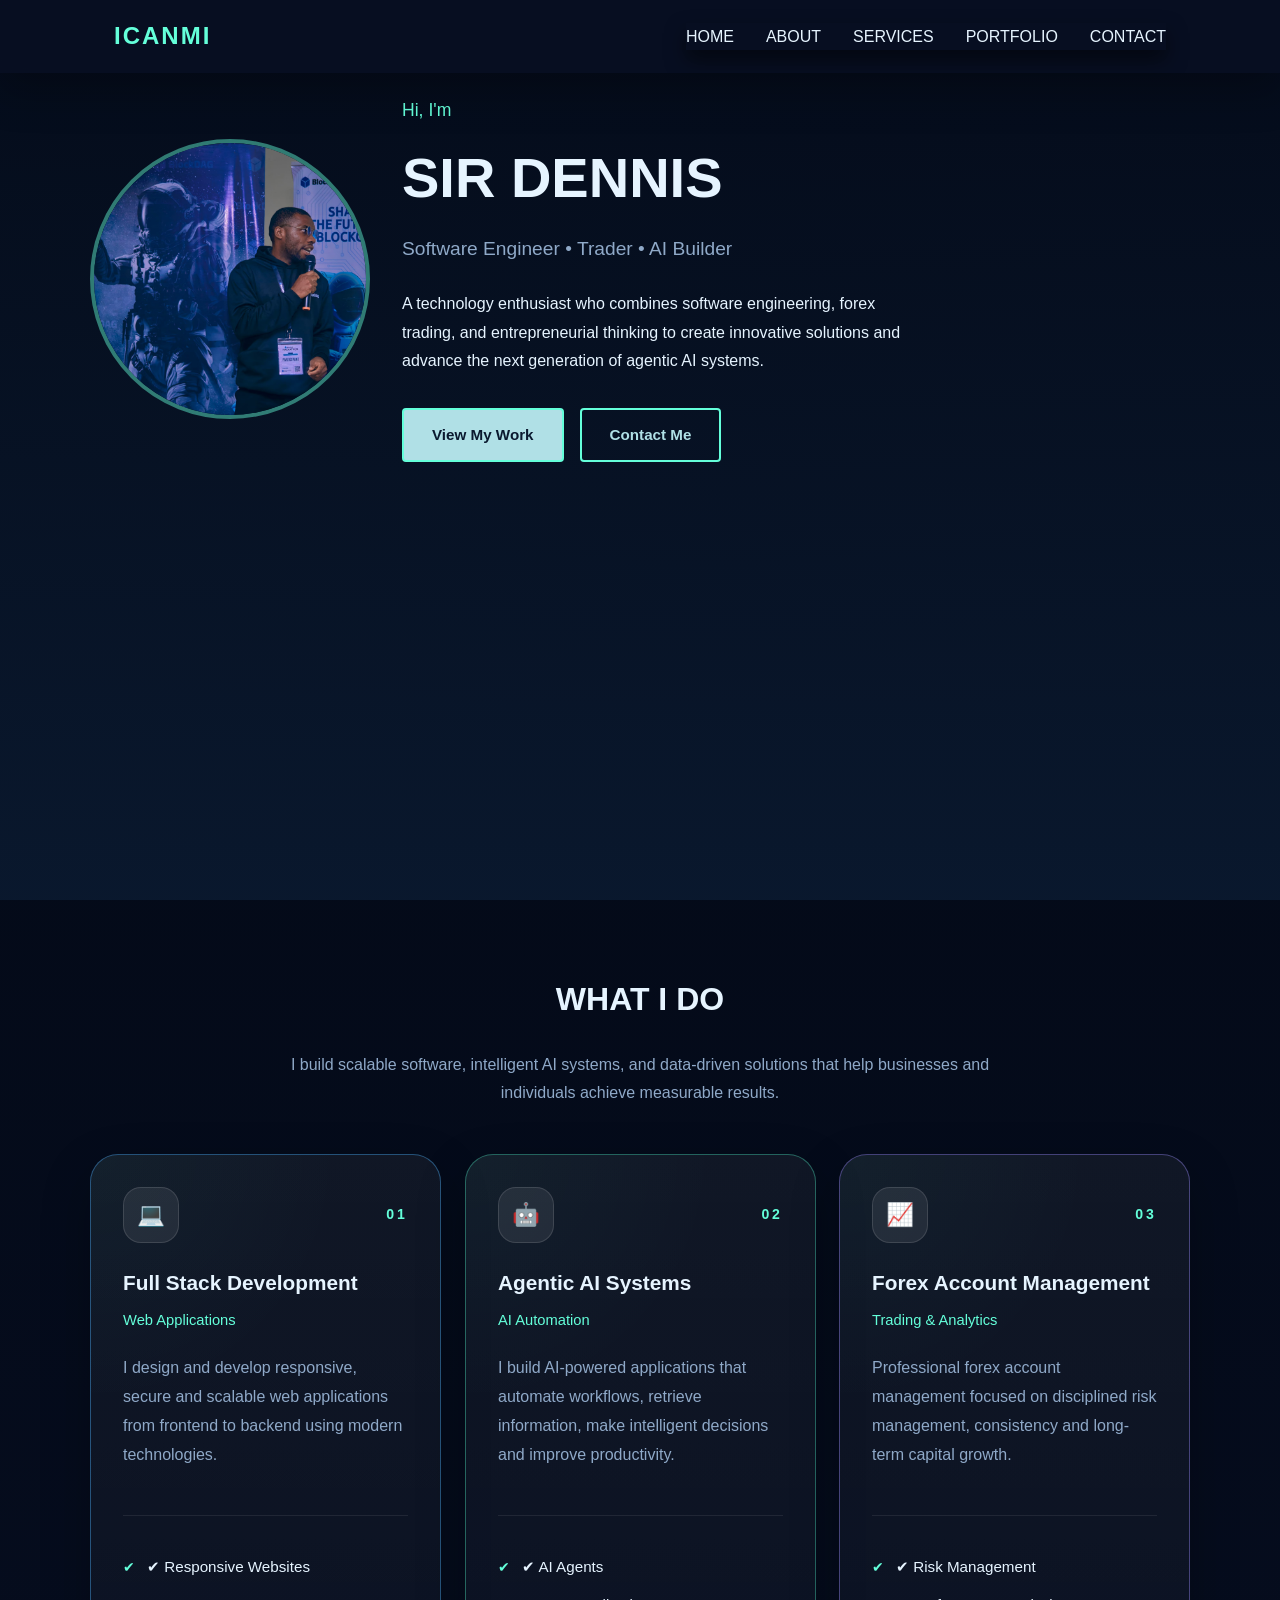
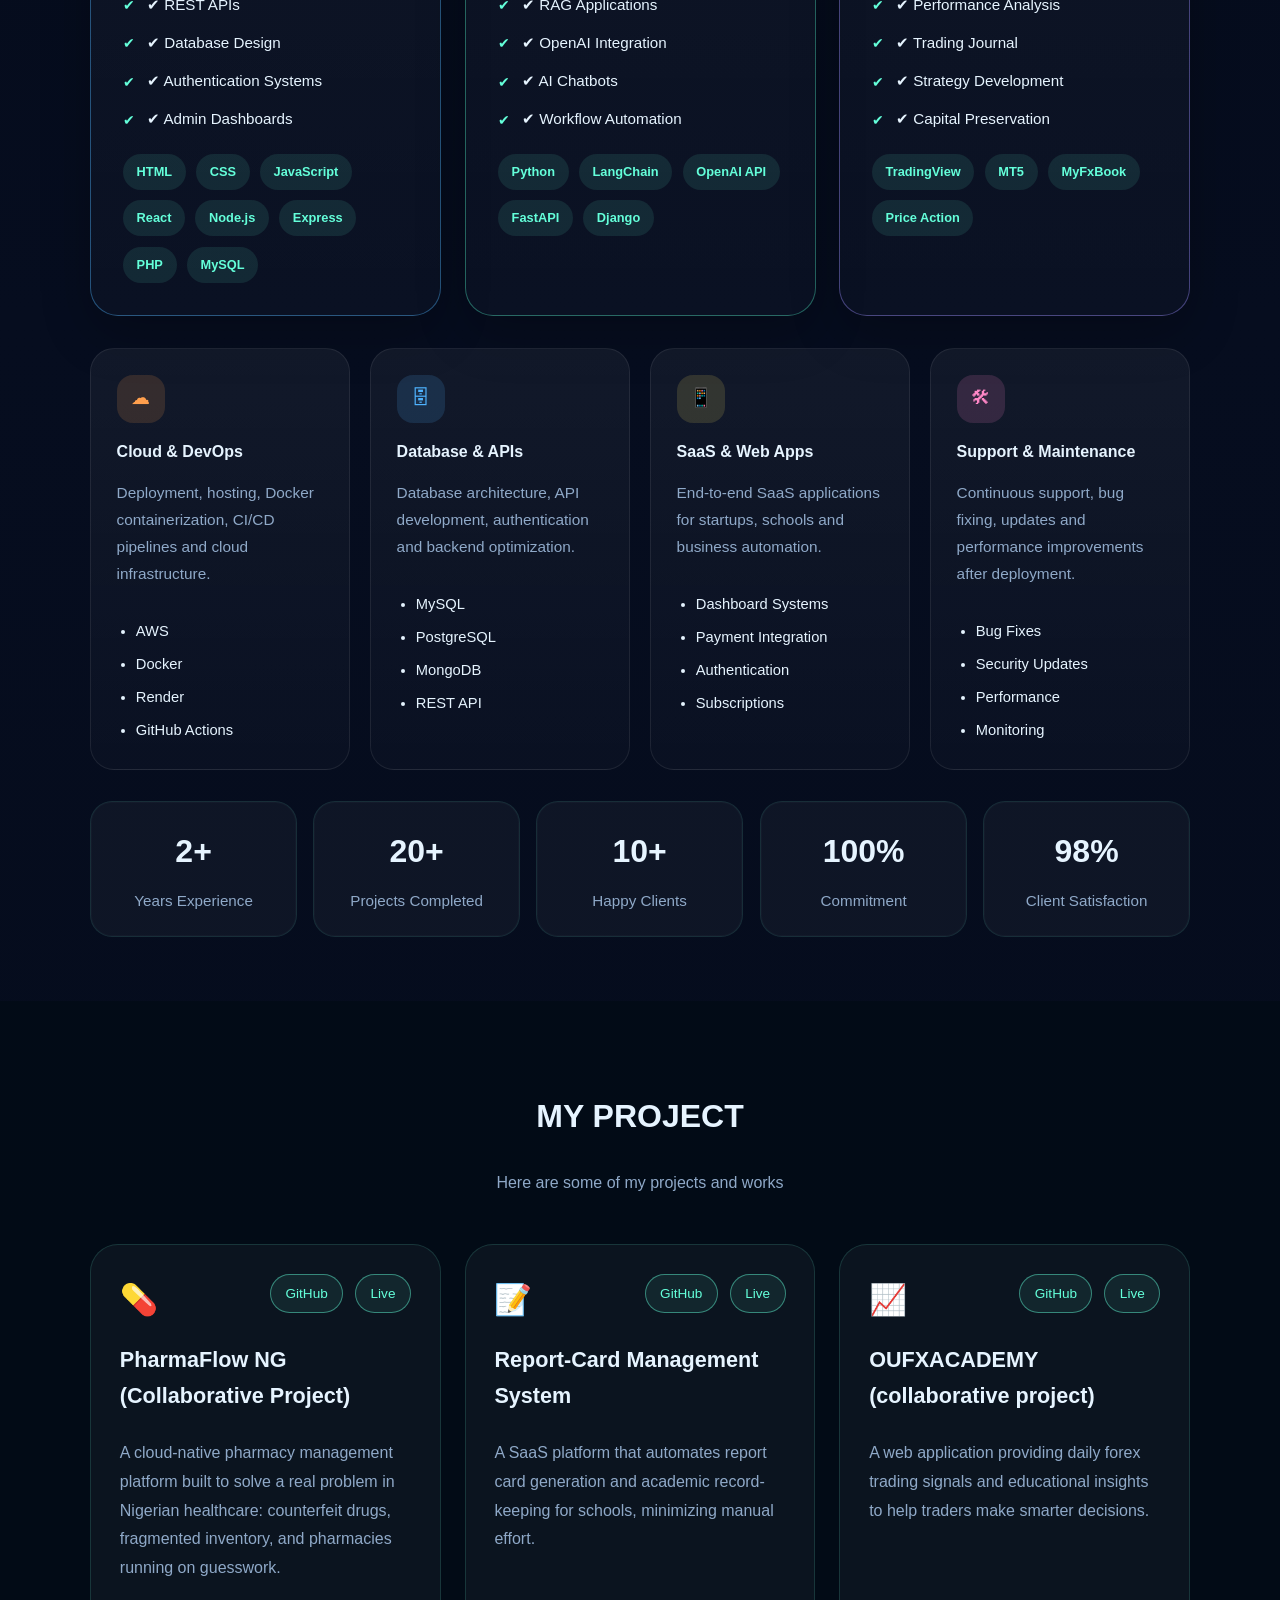
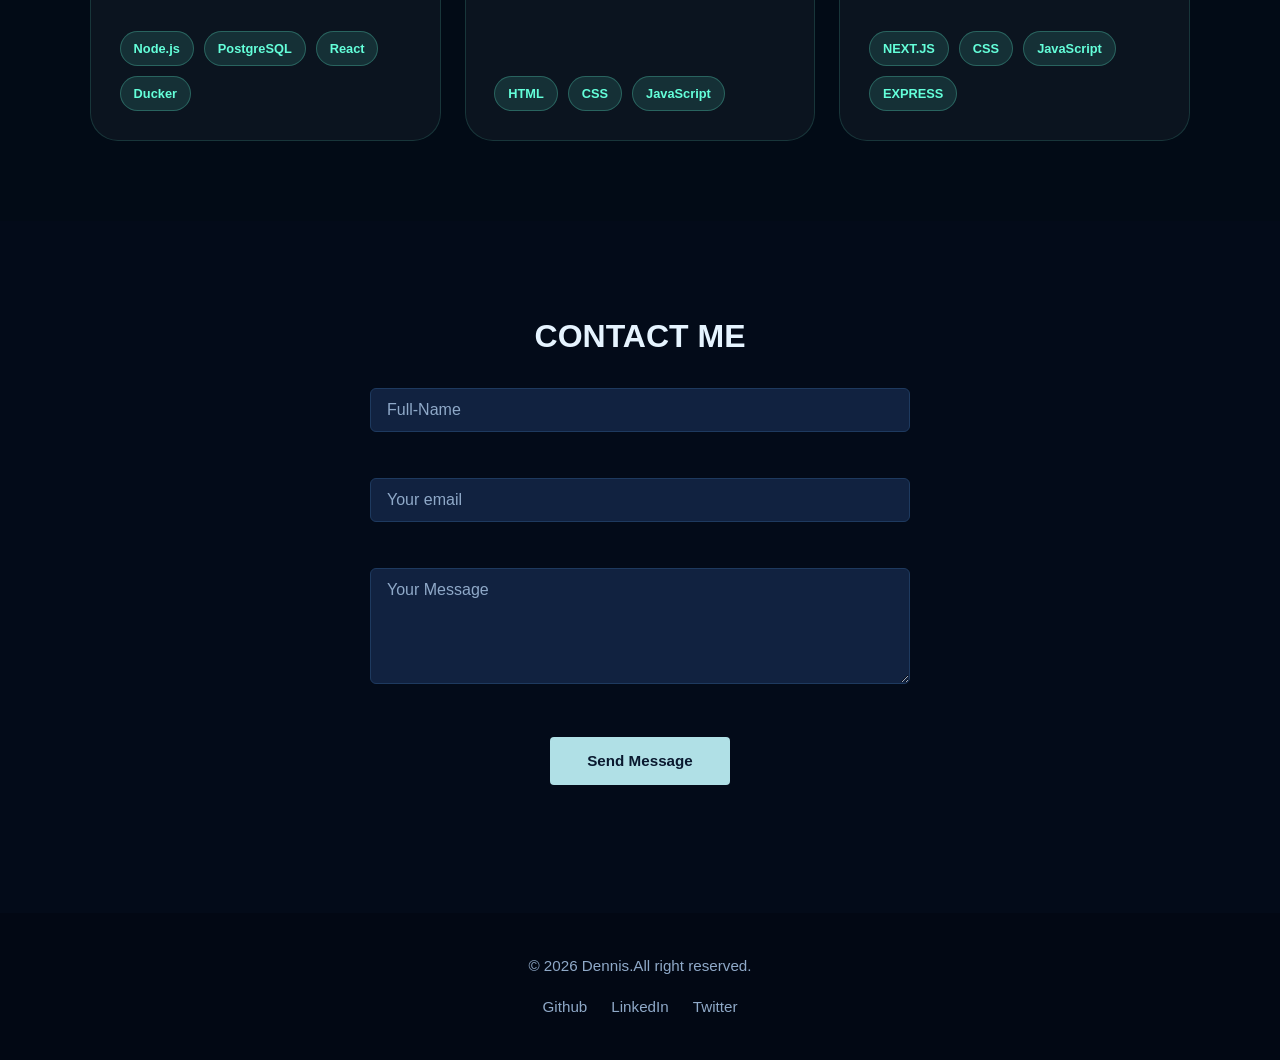
<file: index.html>
<!DOCTYPE html>
<html lang="en">
<head>
    <meta charset="UTF-8">
    <meta name="viewport" content="width=device-width, initial-scale=1.0">
    <title>PORTFOLIO</title>
    <link rel="stylesheet" href="portfolio.css"/>
    <link rel="shortcut icon" type="image/x-icon" href="stage.jpg">
</head>
<body>
    <header>
        <nav>
            <div class="logo">ICANMI</div>
            <div class="hamburg">
                <span></span>
                <span></span>
                <span></span>
            </div>
                <ul class="nav-link">
                    <li><a href="#home">HOME</a></li>
                    <li><a href="#about">ABOUT</a></li>
                    <li><a href="#services">SERVICES</a></li>
                    <li><a href="#portfolio">PORTFOLIO</a></li>
                    <li><a href="#contact">CONTACT</a></li>
                </ul>
        </nav>
    </header>
    <!--About/HERO Section-->
    <section id="about">
        <div class="about-container">
            <div class="about-image">
        <img src="stage.jpg" alt="personal photo"/>
        </div>
        <div class="about-text">
            <p class="greeting">Hi, I'm</p>
        <h1>SIR DENNIS</h1>
        <h2 class="subtitle">Software Engineer • Trader • AI Builder</h2>
         <p class="bio">A technology enthusiast who combines software engineering, forex trading, and entrepreneurial thinking to create innovative solutions and advance the next generation of agentic AI systems.</p>
        <div class="about-button">
            <a href="#portfolio" class="btn btn-primary">View My Work</a>
            <a href="#contact" class="btn btn-secondary">Contact Me</a>
        </div>
        </div>
    </section>
    <!-- =======================
        SERVICES SECTION
======================== -->
<section id="services">
    <div class="section-container">

        <!-- Section Header -->
        <div class="section-header">
            <span class="section-badge"></span>
            <h2>WHAT <span>I DO</span></h2>
            <p>
                I build scalable software, intelligent AI systems, and data-driven
                solutions that help businesses and individuals achieve measurable
                results.
            </p>
        </div>

        <!-- =======================
            FEATURED SERVICES
        ======================== -->
        <div class="featured-services">

            <!-- Full Stack -->
            <article class="service-card featured blue">

                <div class="service-top">
                    <div class="service-icon">
                        💻
                    </div>

                    <div class="service-number">
                        01
                    </div>
                </div>

                <div class="service-title">
                    <h3>Full Stack Development</h3>
                    <span>Web Applications</span>
                </div>

                <p class="service-description">
                    I design and develop responsive, secure and scalable web
                    applications from frontend to backend using modern
                    technologies.
                </p>

                <hr>

                <ul class="service-list">
                    <li>✔ Responsive Websites</li>
                    <li>✔ REST APIs</li>
                    <li>✔ Database Design</li>
                    <li>✔ Authentication Systems</li>
                    <li>✔ Admin Dashboards</li>
                </ul>

                <div class="tech-stack">
                    <span>HTML</span>
                    <span>CSS</span>
                    <span>JavaScript</span>
                    <span>React</span>
                    <span>Node.js</span>
                    <span>Express</span>
                    <span>PHP</span>
                    <span>MySQL</span>
                </div>

            </article>

            <!-- Agentic AI -->
            <article class="service-card featured green">

                <div class="service-top">
                    <div class="service-icon">
                        🤖
                    </div>

                    <div class="service-number">
                        02
                    </div>
                </div>

                <div class="service-title">
                    <h3>Agentic AI Systems</h3>
                    <span>AI Automation</span>
                </div>

                <p class="service-description">
                    I build AI-powered applications that automate workflows,
                    retrieve information, make intelligent decisions and improve
                    productivity.
                </p>

                <hr>

                <ul class="service-list">
                    <li>✔ AI Agents</li>
                    <li>✔ RAG Applications</li>
                    <li>✔ OpenAI Integration</li>
                    <li>✔ AI Chatbots</li>
                    <li>✔ Workflow Automation</li>
                </ul>

                <div class="tech-stack">
                    <span>Python</span>
                    <span>LangChain</span>
                    <span>OpenAI API</span>
                    <span>FastAPI</span>
                    <span>Django</span>
                </div>

            </article>

            <!-- Forex -->
            <article class="service-card featured purple">

                <div class="service-top">
                    <div class="service-icon">
                        📈
                    </div>

                    <div class="service-number">
                        03
                    </div>
                </div>

                <div class="service-title">
                    <h3>Forex Account Management</h3>
                    <span>Trading & Analytics</span>
                </div>

                <p class="service-description">
                    Professional forex account management focused on disciplined
                    risk management, consistency and long-term capital growth.
                </p>

                <hr>

                <ul class="service-list">
                    <li>✔ Risk Management</li>
                    <li>✔ Performance Analysis</li>
                    <li>✔ Trading Journal</li>
                    <li>✔ Strategy Development</li>
                    <li>✔ Capital Preservation</li>
                </ul>

                <div class="tech-stack">
                    <span>TradingView</span>
                    <span>MT5</span>
                    <span>MyFxBook</span>
                    <span>Price Action</span>
                </div>

            </article>

        </div>

        <!-- =======================
            OTHER SERVICES
        ======================== -->

        <div class="other-services">

            <article class="mini-card orange">

                <div class="mini-icon">☁</div>

                <h3>Cloud & DevOps</h3>

                <p>
                    Deployment, hosting, Docker containerization,
                    CI/CD pipelines and cloud infrastructure.
                </p>

                <ul>
                    <li>AWS</li>
                    <li>Docker</li>
                    <li>Render</li>
                    <li>GitHub Actions</li>
                </ul>

            </article>

            <article class="mini-card blue">

                <div class="mini-icon">🗄</div>

                <h3>Database & APIs</h3>

                <p>
                    Database architecture, API development,
                    authentication and backend optimization.
                </p>

                <ul>
                    <li>MySQL</li>
                    <li>PostgreSQL</li>
                    <li>MongoDB</li>
                    <li>REST API</li>
                </ul>

            </article>

            <article class="mini-card yellow">

                <div class="mini-icon">📱</div>

                <h3>SaaS & Web Apps</h3>

                <p>
                    End-to-end SaaS applications for startups,
                    schools and business automation.
                </p>

                <ul>
                    <li>Dashboard Systems</li>
                    <li>Payment Integration</li>
                    <li>Authentication</li>
                    <li>Subscriptions</li>
                </ul>

            </article>

            <article class="mini-card pink">

                <div class="mini-icon">🛠</div>

                <h3>Support & Maintenance</h3>

                <p>
                    Continuous support, bug fixing, updates and
                    performance improvements after deployment.
                </p>

                <ul>
                    <li>Bug Fixes</li>
                    <li>Security Updates</li>
                    <li>Performance</li>
                    <li>Monitoring</li>
                </ul>

            </article>

        </div>

        <!-- =======================
            STATS
        ======================== -->

        <div class="service-stats">

            <div class="stat-box">
                <h3>2+</h3>
                <span>Years Experience</span>
            </div>

            <div class="stat-box">
                <h3>20+</h3>
                <span>Projects Completed</span>
            </div>

            <div class="stat-box">
                <h3>10+</h3>
                <span>Happy Clients</span>
            </div>

            <div class="stat-box">
                <h3>100%</h3>
                <span>Commitment</span>
            </div>

            <div class="stat-box">
                <h3>98%</h3>
                <span>Client Satisfaction</span>
            </div>

        </div>

    </div>
</section>
    <!--Portfolio section-->
    <section id="portfolio">
        <div class="section-container">
            <div class="section-header">
                <h2>MY PROJECT</h2>
                <p>Here are some of my projects and works</p>
            </div>
            <div class="project-grid" >
                <article class="project-card">
                    <div class="card-header">
                        <span class="card-icon">💊</span>
                        <div class="card-links">
                             <a href="https://github.com/Icanmi/pharmaFlow.git" class="card-link">GitHub</a>
                            <a href="https://github.com/Icanmi/pharmaFlow.git" class="card-link">Live</a>
                        </div>
                        </div>
                    <h3>PharmaFlow NG (Collaborative Project)</h3>
                    <p>A cloud-native pharmacy management platform built to solve a real problem in Nigerian healthcare: counterfeit drugs, fragmented inventory, and pharmacies running on guesswork.</p>
                    <div class="card-tags">
                        <span class="tag">Node.js</span>
                        <span class="tag">PostgreSQL</span>
                        <span class="tag">React</span>
                        <span class="tag">Ducker</span>
                    </div>
                </article>
               
                <article class="project-card">
                    <div class="card-header">
                       <span class="card-icon">📝</span> 
                        <div class="card-links">
                             <a href="https://github.com/Icanmi/ReportCard" class="card-link">GitHub</a>
                            <a href="https://github.com/Icanmi/ReportCard.git" class="card-link">Live</a>
                        </div>
                        </div>
                    <h3>Report-Card Management System</h3>
                    <p>A SaaS platform that automates report card generation and academic record-keeping for schools, minimizing manual effort.</p>
                    <div class="card-tags">
                        <span class="tag">HTML</span>
                        <span class="tag">CSS</span>
                        <span class="tag">JavaScript</span>
                    </div>
                </article>
                <article class="project-card">
                    <div class="card-header">
                        <span class="card-icon">📈</span>
                        <div class="card-links">
                             <a href="https://github.com/Icanmi/OUFXACADEMY" class="card-link">GitHub</a>
                            <a href="https://github.com/Icanmi/OUFXACADEMY.git" class="card-link">Live</a>
                        </div>
                        </div>
                    <h3>OUFXACADEMY (collaborative project)</h3>
                    <p>A web application providing daily forex trading signals and educational insights to help traders make smarter decisions.</p>
                    <div class="card-tags">
                        <span class="tag">NEXT.JS</span>
                        <span class="tag">CSS</span>
                        <span class="tag">JavaScript</span>
                        <span class="tag">EXPRESS</span>
                    </div>
                </article>
                </div>
                </div>
            </section>
    <!--contact section-->
    <section id="contact">
        <div class="section-container">
            <div class="section-header">
                <h2>CONTACT ME</h2>
                <form class="contact-form" action="https://api.web3forms.com/submit" method="post">
                     <input type="hidden" name="access_key" value="3df83bcd-ab4e-4d0a-971e-c219b2978a58">
    <div class="form-group">
        <input name="name" id="name" type="text" placeholder="Full-Name">
        <span class="error-message" id="name-error"></span>
    </div>
    <div class="form-group">
        <input name="email" type="email" id="email" placeholder="Your email">
        <span class="error-message" id="email-error"></span>
    </div>
    <div class="form-group">
        <textarea name="message" id="message" placeholder="Your Message" rows="5"></textarea>
        <span class="error-message" id="message-error"></span>
    </div>
    <button name="submit" id="submit" type="submit" class="btn btn-primary">Send Message</button>
</form>

            </div>
        </div>

    </section>
    <!--footer -->
    <footer>
        <div class="footer-content">
        <p>&copy; 2026 Dennis.All right reserved.</p>
        <div class="footer-socials">
            <a href="https://github.com/Icanmi" target="_blank">Github</a>
             <a href="https://linkedin.com/in/dennisicanmi" target="_blank">LinkedIn</a>
              <a href="#" target="_blank">Twitter</a>



        </div>
        </div>
    </footer>
    <!--JavaScript file link-->
    <script src="portfolio.js"></script>
    
</body>
</html>
</file>
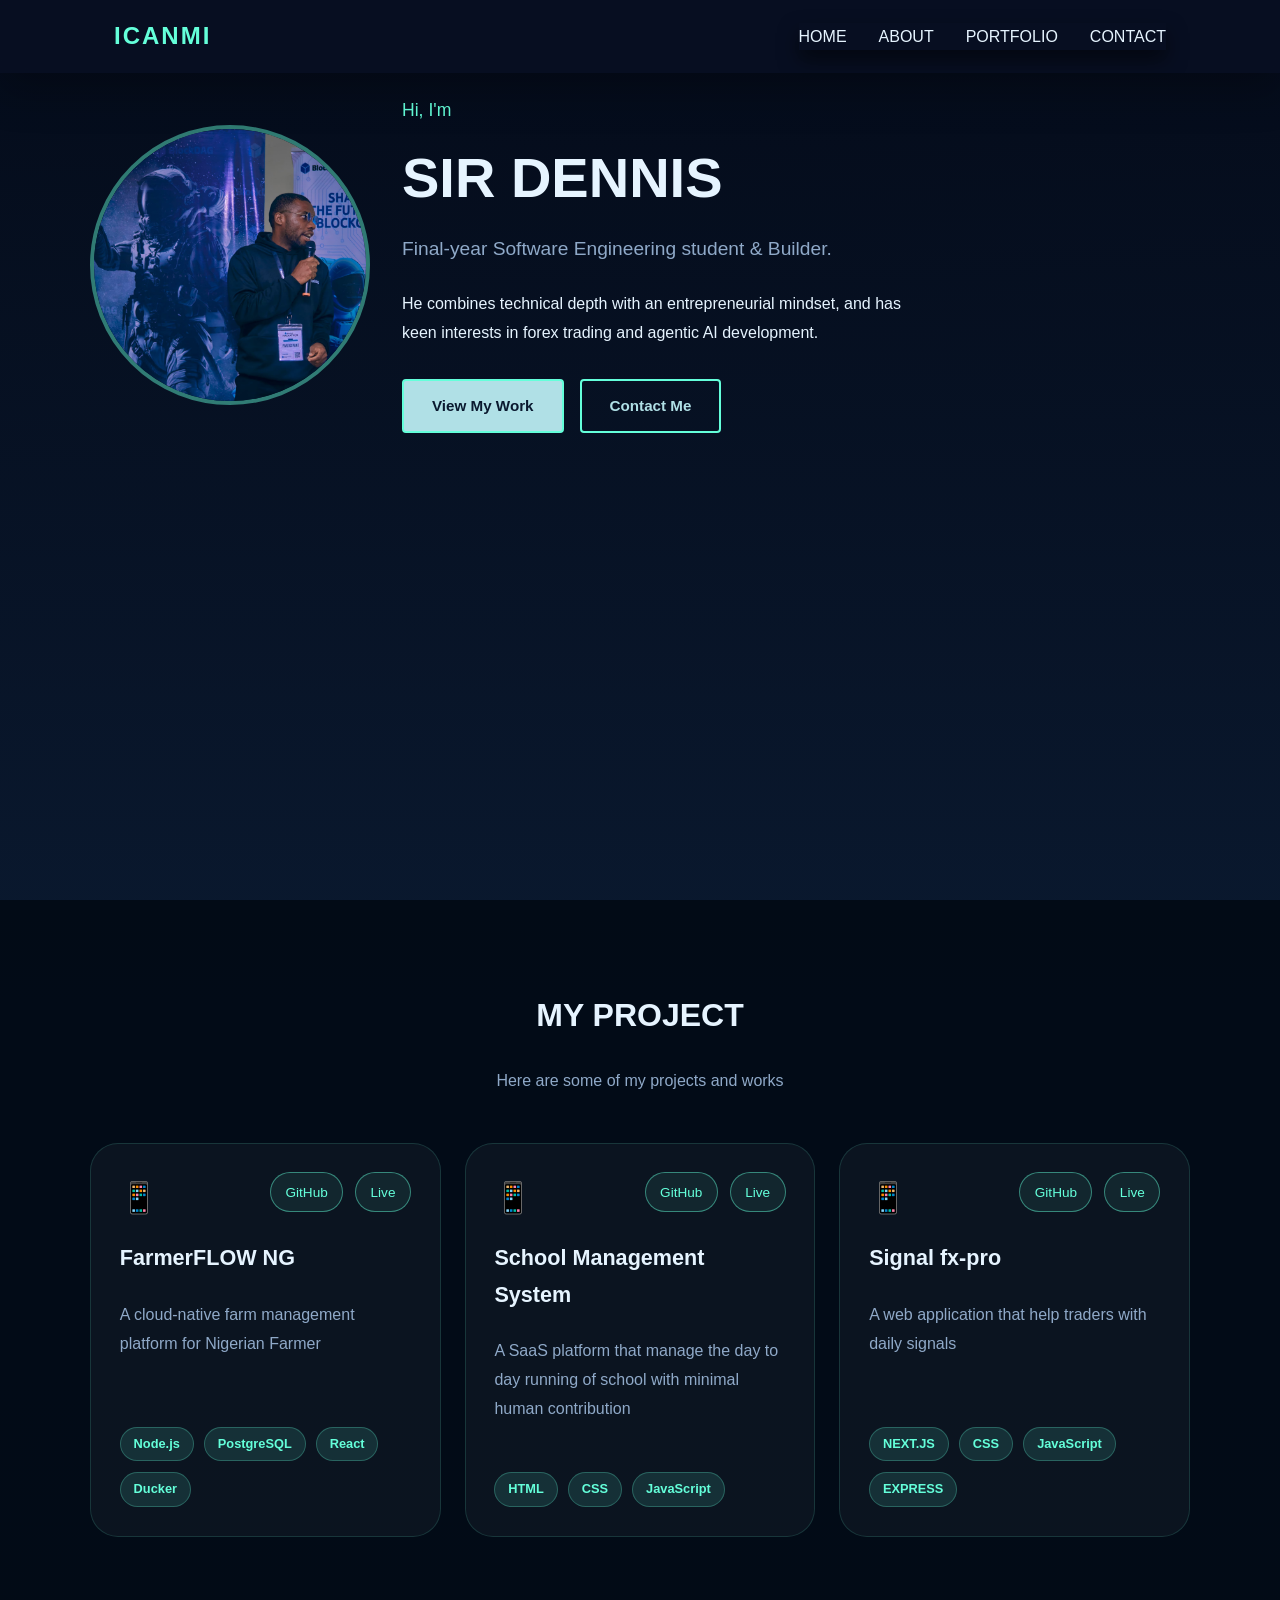
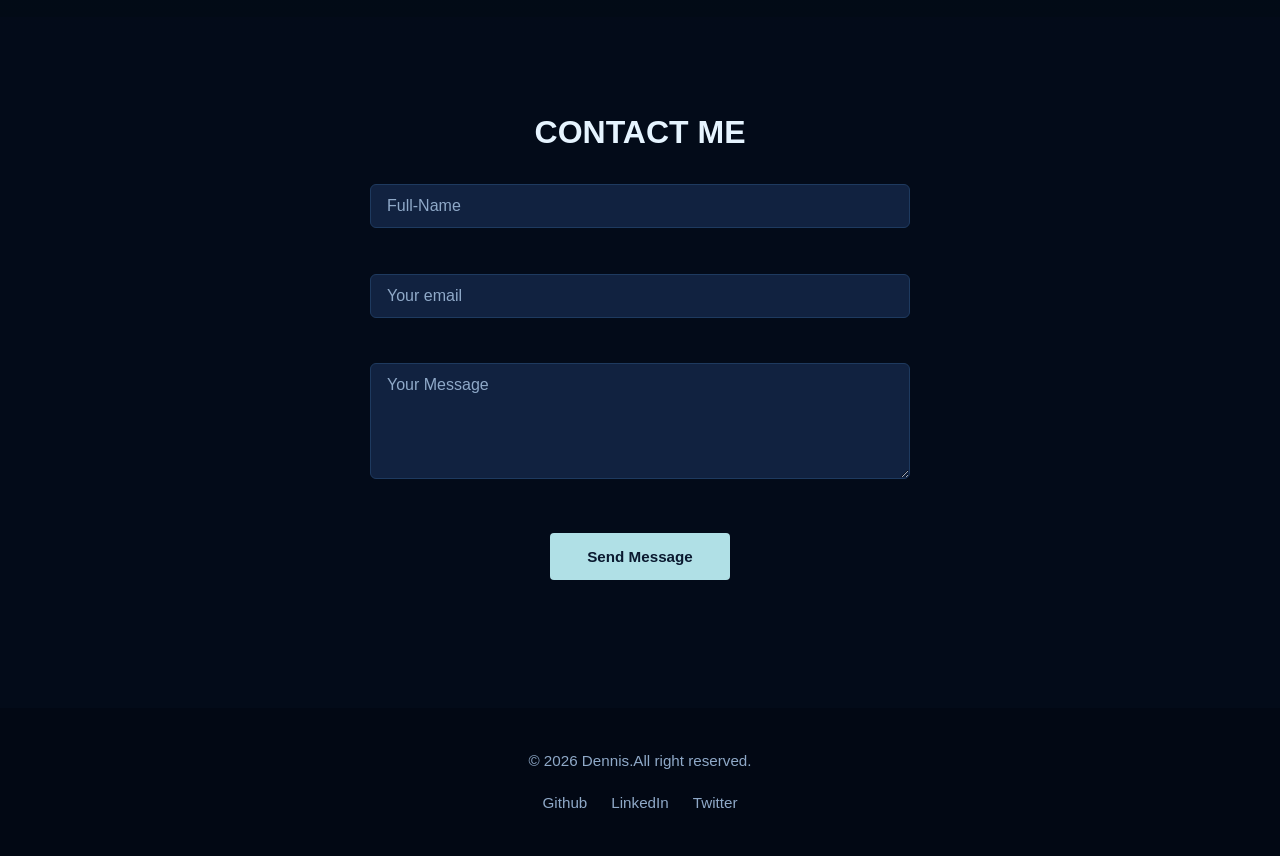
<file: portfolio.html>
<!DOCTYPE html>
<html lang="en">
<head>
    <meta charset="UTF-8">
    <meta name="viewport" content="width=device-width, initial-scale=1.0">
    <title>PORTFOLIO</title>
    <link rel="stylesheet" href="portfolio.css"/>
</head>
<body>
    <header>
        <nav>
            <div class="logo">ICANMI</div>
            <div class="hamburg">
                <span></span>
                <span></span>
                <span></span>
            </div>
                <ul class="nav-link">
                    <li><a href="#about">HOME</a></li>
                    <li><a href="#about">ABOUT</a></li>
                    <li><a href="#portfolio">PORTFOLIO</a></li>
                    <li><a href="#contact">CONTACT</a></li>
                </ul>
        </nav>
    </header>
    <!--About/HERO Section-->
    <section id="about">
        <div class="about-container">
            <div class="about-image">
        <img src="stage.jpg" alt="personal photo"/>
        </div>
        <div class="about-text">
            <p class="greeting">Hi, I'm</p>
        <h1>SIR DENNIS</h1>
        <h2 class="subtitle">Final-year Software Engineering student & Builder.</h2>
         <p class="bio">He combines technical depth with an entrepreneurial mindset, and has keen interests in forex trading and agentic AI development.</p>
        <div class="about-button">
            <a href="#portfolio" class="btn btn-primary">View My Work</a>
            <a href="#contact" class="btn btn-secondary">Contact Me</a>
        </div>
        </div>
    </section>
    <!--Portfolio section-->
    <section id="portfolio">
        <div class="section-container">
            <div class="section-header">
                <h2>MY PROJECT</h2>
                <p>Here are some of my projects and works</p>
            </div>
            <div class="project-grid">
                <article class="project-card">
                    <div class="card-header">
                        <span class="card-icon">📱</span>
                        <div class="card-links">
                             <a href="#" class="card-link">GitHub</a>
                            <a href="#" class="card-link">Live</a>
                        </div>
                        </div>
                    <h3>FarmerFLOW NG</h3>
                    <p>A cloud-native farm management platform for Nigerian Farmer</p>
                    <div class="card-tags">
                        <span class="tag">Node.js</span>
                        <span class="tag">PostgreSQL</span>
                        <span class="tag">React</span>
                        <span class="tag">Ducker</span>
                    </div>
                </article>
               
                <article class="project-card">
                    <div class="card-header">
                        <span class="card-icon">📱</span>
                        <div class="card-links">
                             <a href="#" class="card-link">GitHub</a>
                            <a href="#" class="card-link">Live</a>
                        </div>
                        </div>
                    <h3>School Management System</h3>
                    <p>A SaaS platform that manage the day to day running of school with minimal human contribution</p>
                    <div class="card-tags">
                        <span class="tag">HTML</span>
                        <span class="tag">CSS</span>
                        <span class="tag">JavaScript</span>
                    </div>
                </article>
                <article class="project-card">
                    <div class="card-header">
                        <span class="card-icon">📱</span>
                        <div class="card-links">
                             <a href="https://github.com/Icanmi/OUFXACADEMY" class="card-link">GitHub</a>
                            <a href="#" class="card-link">Live</a>
                        </div>
                        </div>
                    <h3>Signal fx-pro</h3>
                    <p>A web application that help traders with daily signals</p>
                    <div class="card-tags">
                        <span class="tag">NEXT.JS</span>
                        <span class="tag">CSS</span>
                        <span class="tag">JavaScript</span>
                        <span class="tag">EXPRESS</span>
                    </div>
                </article>
                </div>
                </div>
            </section>
    <!--contact section-->
    <section id="contact">
        <div class="section-container">
            <div class="section-header">
                <h2>CONTACT ME</h2>
                <form class="contact-form" action="https://api.web3forms.com/submit" method="post">
                     <input type="hidden" name="access_key" value="3df83bcd-ab4e-4d0a-971e-c219b2978a58">
    <div class="form-group">
        <input name="name" id="name" type="text" placeholder="Full-Name">
        <span class="error-message" id="name-error"></span>
    </div>
    <div class="form-group">
        <input name="email" type="email" id="email" placeholder="Your email">
        <span class="error-message" id="email-error"></span>
    </div>
    <div class="form-group">
        <textarea name="message" id="message" placeholder="Your Message" rows="5"></textarea>
        <span class="error-message" id="message-error"></span>
    </div>
    <button name="submit" id="submit" type="submit" class="btn btn-primary">Send Message</button>
</form>

            </div>
        </div>

    </section>
    <!--footer -->
    <footer>
        <div class="footer-content">
        <p>&copy; 2026 Dennis.All right reserved.</p>
        <div class="footer-socials">
            <a href="https://github.com/Icanmi" target="_blank">Github</a>
             <a href="#" target="_blank">LinkedIn</a>
              <a href="#" target="_blank">Twitter</a>



        </div>
        </div>
    </footer>
    <!--JavaScript file link-->
    <script src="portfolio.js"></script>
    
</body>
</html>
</file>
<file: portfolio.css>
/* ===Reset & Base styles=====*/
*{
    margin: 0;
    padding: 0;
    box-sizing: border-box;

}
html{
    scroll-behavior: smooth;
}
/*========Design Tokens====*/
:root{
    --color-bg: #040b1a;
    --color-surface: rgba(255,255,255,0.04);
    --color-surface-strong: rgba(255,255,255,0.08);
    --color-text: #e6f4ff;
    --color-muted: #8fa9c8;
    --color-accent: #64ffda;
    --color-blue: #4fb3ff;
    --color-green: #4ce1bb;
    --color-purple: #9c8cff;
    --color-orange: #ff9f4d;
    --color-yellow: #f1dc5c;
    --color-pink: #ff87c7;
}

body{
    font-family: 'Segoe UI', Tahoma, Geneva, Verdana, sans-serif;
    font-size: 16px;
    color: var(--color-text);
    line-height: 1.7;
    background: radial-gradient(circle at top left, rgba(100,255,218,0.08), transparent 20%),
                radial-gradient(circle at top right, rgba(255,255,255,0.06), transparent 18%),
                linear-gradient(180deg, #020814 0%, #060d1f 45%, #040b1a 100%);
    min-height: 100vh;
}

/*========header====*/
header{
    position: fixed;
    top: 0;
    left: 0;
    width: 100%;
    background: rgba(8, 16, 34, 0.92);
    backdrop-filter: blur(14px);
    z-index: 1000;
    box-shadow: 0 18px 40px rgba(0,0,0,0.25);
}
/*=====LOGO=======*/
.logo{
    font-size: 1.5rem;
    font-weight: 700;
    color: var(--color-accent);
    letter-spacing: 2px;
    cursor: pointer;
}
.logo:hover{
    color: #ffffff;
}
.hamburg{
    display: flex;
    flex-direction: column;
    gap: 5px;
    cursor: pointer;
    z-index: 1001;
    padding: 4px;
}
.hamburg span{
    display: block;
    width: 25px;
    height: 3px;
    background-color: var(--color-accent);
    border-radius: 3px;
    transition: transform 0.3s ease, opacity 0.3s ease;
}
/* ========Hamburger animation*/
.hamburg.open span:nth-child(1){
    transform: translateY(8px) rotate(45deg);
}
.hamburg.open span:nth-child(2){
    opacity: 0;
}
.hamburg.open span:nth-child(3){
    transform: translateY(-8px) rotate(-45deg);
}
nav{
    display: flex;
    justify-content: space-between;
    align-items: center;
    padding: 1rem 1.5rem;
    max-width: 1100px;
    margin: 0 auto;
    position: relative;
}
/*=====nav-link===*/
.nav-link{
    display: none;
    flex-direction: column;
    position: absolute;
    width: 100%;
    top: 100%;
    left: 0;
    background-color: rgba(4, 11, 26, 0.98);
    padding: 1rem 0;
    list-style: none;
    box-shadow: 0 10px 20px rgba(0,0,0,0.5);
}
.nav-link.active{
    display: flex;
}
.nav-link li{
    text-align: center;
    padding: 0.75rem 0;
}
.nav-link li a{
    color: var(--color-text);
    font-size: 1rem;
    transition: color 0.3s ease;
}
.nav-link li a:hover{
    color: var(--color-accent);
}
/* =======hamburger====*/

/*===Desktop nav- screen===*/
@media(min-width:768px){
    .hamburg{
        display: none;
    }
    .nav-link{
        display: flex;
        flex-direction: row;
        position: static;
        width: auto;
        background: none;
        padding: 0;
        gap: 2rem;
    }
    .nav-link li{
        padding: 0;
    }
}
/*=========About section======*/
#about{
    padding-top: 6rem;
    padding-bottom: 4rem;
    padding-left: 1.5rem;
    padding-right: 1.5rem;
    background: linear-gradient(180deg, rgba(4,11,26,0.98) 0%, rgba(10,25,47,0.92) 100%);
    min-height: 100vh;
}
/* container - stack vertically on mobile */
.about-container{
    display: flex;
    flex-direction: column;
    align-items: center;
    gap: 2rem;
    max-width: 1100px;
    margin: 0 auto;
}
/*======Profile photo======*/
.about-image{
    width: 200px;
    height: 200px;
    border-radius: 50%;
    overflow: hidden;
    border: 4px solid rgba(100,255,218,0.45);
    flex-shrink: 0;
}
.about-image img{
    width: 100%;
    height: 100%;
    object-fit: cover;
}
.about-text{
    text-align: center;
}
.greeting{
    color: var(--color-accent);
    font-size: 1.1rem;
    margin-bottom: 0.25rem;
}
.about-text h1{
    font-size: 2.5rem;
    color: var(--color-text);
    margin-bottom: 0.5rem;
}
.subtitle{
    color: var(--color-muted);
    font-size: 1.2rem;
    font-weight: 400;
    margin-bottom: 1.5rem;
}
.bio{
    color: var(--color-text);
    font-size: 1rem;
    line-height: 1.8;
    max-width: 500px;
    margin: 0 auto 2rem auto;
}
.about-button{
    display: flex;
    gap: 1rem;
    justify-content: center;
    flex-wrap: wrap;
}
.btn{
    padding: 0.75rem 1.75rem;
    border-radius: 4px;
    font-size: 0.95rem;
    font-weight: 600;
    cursor: pointer;
    transition: all 0.3s ease;
    display: inline-block;
}
.btn-primary{
    background-color: powderblue;
    color: #0a192f;
    border: 2px solid #64ffda;
}
.btn-primary:hover{
    background-color:transparent;
    color: #64ffda;

}
.btn-secondary{
    background-color: transparent;
    color: powderblue;
    border: 2px solid #64ffda;
}
.btn-secondary:hover{
    background-color: powderblue;
    color: #0a192f;
}
/*======Desktop about====*/
@media(min-width:768px){
    .about-container{
        flex-direction: row;
        align-items: center;
        text-align: left;
    }
    .about-text{
        text-align: left;
    }
    .about-text h1{
        font-size: 3.5rem;
    }
    .bio{
        margin: 0 0 2rem 0;
    }
    .about-button{
        justify-content: flex-start;
    }
    .about-image{
        width: 280px;
        height: 280px;
    }
}
/*======Topography ======*/
h1{
    font-size: 2.5rem;
    font-weight: 700;
    color: var(--color-text);
}
h2{
    font-size: 2rem;
    font-weight: 600;
    color: var(--color-text);
}
p{
    font-size: 1rem;
    color: var(--color-muted);
    margin-bottom: 1rem;
}
a{
    text-decoration: none;
    color: var(--color-accent);
}
/*======sections===*/
section{
    padding: 4rem 1.5rem;
}
/*=====Reusable section  container====*/
.section-container{
    max-width: 1100px;
    margin: 0 auto;
}
/*======Reusable section header====*/
.section-header{
    text-align: center;
    margin-bottom: 3rem;
}
.section-header h2{
    font-size: 2rem;
    color: var(--color-text);
    margin-top: 0.5rem;
    margin-bottom: 25PX;
}
.section-header p{
    color: var(--color-muted);
    font-size: 1rem;
    max-width: 720px;
    margin: 0 auto;
}

/* === services layout === */
.featured-services{
    display: grid;
    gap: 1.5rem;
}
@media(min-width: 992px){
    .featured-services{
        grid-template-columns: repeat(3, minmax(0, 1fr));
    }
}
.service-card.featured{
    background: linear-gradient(180deg, rgba(255,255,255,0.05), rgba(255,255,255,0.02));
    border: 1px solid rgba(255,255,255,0.08);
    border-radius: 28px;
    padding: 2rem;
    display: flex;
    flex-direction: column;
    gap: 1.35rem;
    position: relative;
    overflow: hidden;
    box-shadow: 0 18px 50px rgba(0,0,0,0.24);
    transition: transform 0.35s ease, box-shadow 0.35s ease, border-color 0.35s ease;
    will-change: transform, box-shadow;
}
.service-card.featured:hover{
    transform: translateY(-12px);
    border-color: rgba(100,255,218,0.65);
    box-shadow: 0 28px 80px rgba(0,0,0,0.30);
}
.service-card.featured:hover .service-icon{
    transform: scale(1.05);
}
.service-card.featured::before{
    content: '';
    position: absolute;
    inset: 0;
    background: radial-gradient(circle at top left, rgba(100,255,218,0.08), transparent 30%);
    pointer-events: none;
    opacity: 0.5;
}
.service-top,
.service-title,
.service-description,
.service-list,
.tech-stack{
    position: relative;
    z-index: 1;
}
.service-top{
    display: flex;
    justify-content: space-between;
    align-items: center;
    gap: 1rem;
}
.service-icon{
    width: 56px;
    height: 56px;
    border-radius: 18px;
    display: grid;
    place-items: center;
    background: rgba(255,255,255,0.08);
    color: var(--color-text);
    font-size: 1.4rem;
    border: 1px solid rgba(255,255,255,0.12);
}
.service-number{
    color: var(--color-accent);
    font-weight: 700;
    font-size: 0.88rem;
    letter-spacing: 0.2em;
    text-transform: uppercase;
}
.service-title h3{
    font-size: 1.3rem;
    margin-bottom: 0.35rem;
    color: var(--color-text);
}
.service-title span{
    color: var(--color-accent);
    font-size: 0.92rem;
}
.service-description{
    color: var(--color-muted);
    font-size: 1rem;
    line-height: 1.8;
}
.service-card hr{
    border: none;
    height: 1px;
    background: rgba(255,255,255,0.08);
    margin: 0.5rem 0 1rem;
}
.service-list{
    list-style: none;
    display: grid;
    gap: 0.75rem;
    padding-left: 0;
}
.service-list li{
    font-size: 0.95rem;
    color: var(--color-text);
    display: flex;
    align-items: flex-start;
    gap: 0.75rem;
}
.service-list li::before{
    content: '✔';
    color: var(--color-accent);
    margin-top: 0.1rem;
    font-size: 0.9rem;
}
.tech-stack{
    display: flex;
    flex-wrap: wrap;
    gap: 0.65rem;
}
.tech-stack span{
    padding: 0.45rem 0.85rem;
    border-radius: 999px;
    background: rgba(100,255,218,0.1);
    color: var(--color-accent);
    font-size: 0.8rem;
    font-weight: 600;
}
.service-card.featured.blue{
    border-color: rgba(79,179,255,0.4);
}
.service-card.featured.green{
    border-color: rgba(76,225,187,0.4);
}
.service-card.featured.purple{
    border-color: rgba(156,140,255,0.4);
}
.other-services{
    display: grid;
    gap: 1.25rem;
    margin-top: 2rem;
}
@media(min-width:768px){
    .other-services{
        grid-template-columns: repeat(2, minmax(0,1fr));
    }
}
@media(min-width:1100px){
    .other-services{
        grid-template-columns: repeat(4, minmax(0,1fr));
    }
}
.mini-card{
    background: linear-gradient(180deg, rgba(255,255,255,0.05), rgba(255,255,255,0.02));
    border: 1px solid rgba(255,255,255,0.08);
    border-radius: 24px;
    padding: 1.6rem;
    min-height: 250px;
    display: flex;
    flex-direction: column;
    gap: 0.95rem;
    transition: transform 0.3s ease, box-shadow 0.3s ease, border-color 0.3s ease;
    will-change: transform, box-shadow;
}
.mini-card:hover{
    transform: translateY(-8px);
    box-shadow: 0 20px 50px rgba(0,0,0,0.18);
    border-color: rgba(100,255,218,0.35);
}
.mini-icon{
    width: 48px;
    height: 48px;
    border-radius: 16px;
    display: grid;
    place-items: center;
    background: rgba(100,255,218,0.1);
    color: var(--color-accent);
    font-size: 1.2rem;
    transition: transform 0.3s ease, background 0.3s ease;
}
.mini-card:hover .mini-icon{
    transform: scale(1.08);
    background: rgba(100,255,218,0.18);
}
.mini-card.orange .mini-icon{ background: rgba(255,159,77,0.15); color: var(--color-orange); }
.mini-card.blue .mini-icon{ background: rgba(79,179,255,0.15); color: var(--color-blue); }
.mini-card.yellow .mini-icon{ background: rgba(241,220,92,0.15); color: var(--color-yellow); }
.mini-card.pink .mini-icon{ background: rgba(255,135,199,0.15); color: var(--color-pink); }
.mini-card h3{
    color: var(--color-text);
    font-size: 1rem;
}
.mini-card p{
    color: var(--color-muted);
    font-size: 0.96rem;
    line-height: 1.75;
}
.mini-card ul{
    display: grid;
    gap: 0.5rem;
    padding-left: 1.2rem;
    margin: 0;
}
.mini-card ul li{
    color: var(--color-text);
    font-size: 0.92rem;
    list-style: disc;
}
.service-stats{
    display: grid;
    gap: 1rem;
    grid-template-columns: repeat(auto-fit, minmax(180px, 1fr));
    margin-top: 2rem;
}
.stat-box{
    background: rgba(255,255,255,0.04);
    border: 1px solid rgba(100,255,218,0.1);
    border-radius: 22px;
    padding: 1.4rem 1.2rem;
    text-align: center;
    box-shadow: inset 0 0 0 1px rgba(255,255,255,0.02);
    transition: transform 0.3s ease, box-shadow 0.3s ease, border-color 0.3s ease;
    will-change: transform, box-shadow;
}
.stat-box:hover{
    transform: translateY(-6px);
    border-color: rgba(100,255,218,0.35);
    box-shadow: 0 16px 35px rgba(0,0,0,0.16);
}
.stat-box h3{
    font-size: 2rem;
    color: var(--color-text);
    margin-bottom: 0.5rem;
}
.stat-box span{
    color: var(--color-muted);
    font-size: 0.95rem;
}

/*=========portfolio section=====*/
#portfolio{
    background: rgba(3, 11, 23, 0.95);
    padding: 5rem 1.5rem;
}
/*=========Grid=======*/
.project-grid{
    align-items: stretch;
    display: grid;
    grid-template-columns: repeat(auto-fit, minmax(280px,1fr));
    gap: 1.5rem;
}
/*=========Project card=======*/
/* Caps the grid at exactly 3 columns on large screens (1200px+) */
@media (min-width: 1200px) {
    .project-grid {
        grid-template-columns: repeat(3, 1fr);
    }
}
.project-card{
    background: rgba(255,255,255,0.04);
    border: 1px solid rgba(100,255,218,0.14);
    border-radius: 28px;
    padding: 1.8rem;
    transition: transform 0.3s ease, box-shadow 0.3s ease, border-color 0.3s ease;
    display: flex;
    flex-direction: column;
    gap: 1rem;
    min-height: 320px;
}
.project-card:hover{
    border-color: rgba(100,255,218,0.45);
    transform: translateY(-10px);
    box-shadow: 0 22px 60px rgba(0,0,0,0.30);
}
/* Project card content */
.project-card h3{
    font-size: 1.35rem;
    color: var(--color-text);
    margin-bottom: 0.5rem;
}
.project-card p{
    color: var(--color-muted);
    font-size: 1rem;
    line-height: 1.8;
    flex-grow: 1;
}
.card-header{
    display: flex;
    justify-content: space-between;
    align-items: flex-start;
    gap: 1rem;
}
.card-icon{
    font-size: 1.9rem;
}
.card-links{
    display: flex;
    gap: 0.75rem;
    flex-wrap: wrap;
    justify-content: flex-end;
}
.card-link{
    padding: 0.45rem 0.9rem;
    border: 1px solid rgba(100,255,218,0.45);
    border-radius: 999px;
    color: var(--color-accent);
    background: rgba(100,255,218,0.08);
    font-size: 0.85rem;
    transition: transform 0.2s ease, background 0.2s ease;
}
.card-link:hover{
    transform: translateY(-1px);
    background: var(--color-accent);
    color: #040b1a;
}
.card-tags{
    display: flex;
    flex-wrap: wrap;
    gap: 0.65rem;
    margin-top: 1rem;
}
.tag{
    background-color: rgba(100,255,218, 0.12);
    color: var(--color-accent);
    border: 1px solid rgba(100,255,218,0.25);
    padding: 0.35rem 0.8rem;
    border-radius: 999px;
    font-size: 0.8rem;
    font-weight: 600;
}

/*======contact form=======*/
#contact{
    background: rgba(4, 11, 26, 0.95);
    padding: 5rem 1.5rem;
}
/*=======Form======*/
.contact-form{
    max-width: 540px;
    margin: 0 auto;
    display: flex;
    flex-direction: column;
    gap: 1.35rem;
}
.contact-form .btn{
    align-self: center;
    border: none;
    min-width: 180px;
    padding: 0.95rem 1.5rem;
}
.form-group{
    display: flex;
    flex-direction: column;
    gap:0.5rem;
}
.form-group input,
.form-group textarea{
    background-color: #112240;
    border: 1px solid #1e3a5f;
    border-radius: 6px;
    padding: 0.75rem 1rem;
    color: var(--color-text);
    font-size: 1rem;
    font-family: inherit;
    resize: vertical;
    transition: border-color 0.3s ease;
}
.form-group input:focus,
.form-group textarea:focus{
    outline: none;
    border-color: var(--color-accent);
}
.form-group input::placeholder,
.form-group textarea::placeholder{
    color: var(--color-muted)
}
.contact-form .btn{
    align-self: center;
    border: none;
    margin-top: 0.5rem;
}
.error-message{
    color: #ff6b6b;
    font-size: 0.85rem;
    min-height: 1rem;
}
/*=====footer=====*/
footer{
    background-color: #020814;
    text-align: center;
    padding: 2.5rem 1.5rem;
}
.footer-content{
    max-width: 1100px;
    margin: 0 auto;
    display: flex;
    flex-direction: column;
    align-items: center;
    gap: 1rem;
}
.footer-content p{
    color: var(--color-muted);
    font-size: 0.95rem;
    margin: 0;
}
.footer-socials{
    display: flex;
    gap: 1.5rem;
}
.footer-socials a{
    color: var(--color-muted);
    font-size: 0.95rem;
    transition: color 0.3s ease;
}
.footer-socials a:hover{
    color: var(--color-accent);
}
</file>
